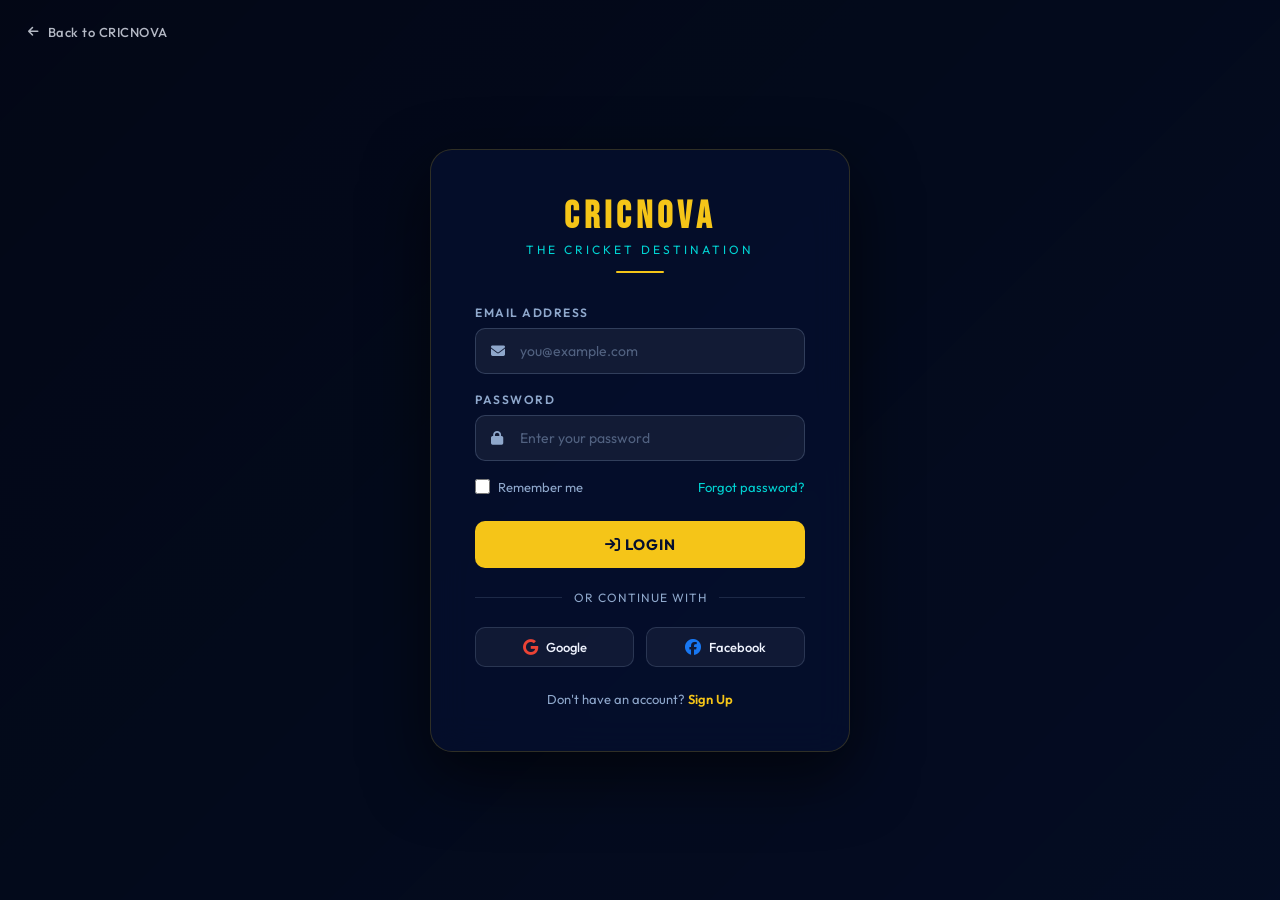
<file: login.html>
<!DOCTYPE html>
<html lang="en">
<head>
  <meta charset="UTF-8">
  <meta name="viewport" content="width=device-width, initial-scale=1.0">
  <title>CricNova | Login | Learn.Experience.Cricket🏏</title>
  <link href="https://fonts.googleapis.com/css2?family=Bebas+Neue&family=Outfit:wght@300;400;500;600;700&display=swap" rel="stylesheet">
  <link rel="stylesheet" href="https://cdnjs.cloudflare.com/ajax/libs/font-awesome/6.5.0/css/all.min.css">
  <link rel="icon" href="icon.png" type="image/png">
  <style>
    :root {
      --navy:     #050f2e;
      --navy-mid: #0a1f4e;
      --gold:     #f5c518;
      --gold-dim: #c9a014;
      --cyan:     #00d4d4;
      --white:    #f0f4ff;
      --muted:    #8fa8cc;
    }

    *{ box-sizing: border-box; margin: 0; padding: 0; }

    body {
      font-family: 'Outfit', sans-serif;
      min-height: 100vh;
      display: flex;
      align-items: center;
      justify-content: center;
      background:  #050f2e;
      position: relative;
      overflow: hidden;
    }


    .bg {
      position: fixed;
      inset: 0;
      background-image: url('https://images.unsplash.com/photo-1540747913346-19e32dc3e97e?w=1600&q=80');
      background-size: cover;
      background-position: center;
      filter: brightness(35%) saturate(80%);
      z-index: 0;
    }


    .bg::after {
      content: '';
      position: absolute;
      inset: 0;
      background: linear-gradient(135deg, rgba(5,15,46,0.75) 0%, rgba(10,31,78,0.5) 100%);
    }

    
    .login-card {
      position: relative;
      z-index: 1;
      width: 420px;
      background: rgba(5, 15, 46, 0.82);
      backdrop-filter: blur(18px);
      border: 1px solid rgba(245, 197, 24, 0.18);
      border-radius: 22px;
      padding: 48px 44px 44px;
      box-shadow: 0 24px 64px rgba(0,0,0,0.6);
    }

    
    .brand {
      text-align: center;
      margin-bottom: 32px;
    }

    .brand h1 {
      font-family: 'Bebas Neue', sans-serif;
      font-size: 38px;
      letter-spacing: 5px;
      color: var(--gold);
      line-height: 1;
    }

    .brand p {
      font-size: 12px;
      letter-spacing: 3px;
      color: var(--cyan);
      margin-top: 6px;
      text-transform: uppercase;
    }

    .divider {
      width: 48px;
      height: 2px;
      background: var(--gold);
      margin: 14px auto 0;
      border-radius: 2px;
    }
   
    .login-card h2 {
      font-family: 'Bebas Neue', sans-serif;
      font-size: 26px;
      letter-spacing: 2px;
      color: var(--white);
      margin-bottom: 24px;
    }

    .form-group {
      margin-bottom: 18px;
    }

    .form-group label {
      display: block;
      font-size: 12px;
      font-weight: 600;
      letter-spacing: 1.5px;
      text-transform: uppercase;
      color: var(--muted);
      margin-bottom: 8px;
    }

    .input-wrap {
      position: relative;
    }

    .input-wrap i {
      position: absolute;
      left: 16px;
      top: 50%;
      transform: translateY(-50%);
      color: var(--muted);
      font-size: 14px;
      pointer-events: none;
      transition: color 0.25s;
    }

    .input-wrap input {
      width: 100%;
      padding: 13px 16px 13px 44px;
      background: rgba(255,255,255,0.06);
      border: 1px solid rgba(143, 168, 204, 0.25);
      border-radius: 10px;
      color: var(--white);
      font-family: 'Outfit', sans-serif;
      font-size: 14px;
      outline: none;
      transition: border-color 0.25s, background 0.25s;
    }

    .input-wrap input::placeholder { color: rgba(143,168,204,0.5); }

    .input-wrap input:focus {
      border-color: var(--gold);
      background: rgba(245, 197, 24, 0.05);
    }

    .input-wrap input:focus + i,
    .input-wrap:focus-within i {
      color: var(--gold);
    }

    .input-wrap i { z-index: 1; }

    .form-row {
      display: flex;
      align-items: center;
      justify-content: space-between;
      margin-bottom: 26px;
      margin-top: 4px;
    }

    .remember {
      display: flex;
      align-items: center;
      gap: 8px;
      cursor: pointer;
    }

    .remember input[type="checkbox"] {
      accent-color: var(--gold);
      width: 15px;
      height: 15px;
      cursor: pointer;
    }

    .remember span {
      font-size: 13px;
      color: var(--muted);
    }

    .forgot {
      font-size: 13px;
      color: var(--cyan);
      text-decoration: none;
      transition: color 0.2s;
    }

    .forgot:hover { color: var(--gold); }

    .btn-login {
      width: 100%;
      padding: 14px;
      background: var(--gold);
      color:  #050f2e;
      font-family: 'Outfit', sans-serif;
      font-size: 15px;
      font-weight: 700;
      letter-spacing: 1px;
      border: none;
      border-radius: 10px;
      cursor: pointer;
      transition: background 0.25s, box-shadow 0.25s, transform 0.15s;
    }

    .btn-login:hover {
      background: var(--gold-dim);
      box-shadow: 0 0 20px rgba(245, 197, 24, 0.35);
      transform: translateY(-1px);
    }

    .btn-login:active { transform: translateY(0); }

    .separator {
      display: flex;
      align-items: center;
      gap: 12px;
      margin: 22px 0;
    }

    .separator hr {
      flex: 1;
      border: none;
      border-top: 1px solid rgba(143,168,204,0.18);
    }

    .separator span {
      font-size: 12px;
      color: var(--muted);
      letter-spacing: 1px;
    }

    .social-login {
      display: flex;
      gap: 12px;
    }

    .btn-social {
      flex: 1;
      display: flex;
      align-items: center;
      justify-content: center;
      gap: 8px;
      padding: 11px;
      background: rgba(255,255,255,0.05);
      border: 1px solid rgba(143,168,204,0.2);
      border-radius: 10px;
      color: var(--white);
      font-family: 'Outfit', sans-serif;
      font-size: 13px;
      font-weight: 500;
      cursor: pointer;
      text-decoration: none;
      transition: background 0.25s, border-color 0.25s;
    }

    .btn-social:hover {
      background: rgba(255,255,255,0.1);
      border-color: rgba(245,197,24,0.3);
    }

    .btn-social i { font-size: 16px; }
    .btn-social .fa-google { color: #ea4335; }
    .btn-social .fa-facebook { color: #1877f2; }

    .signup-link {
      text-align: center;
      margin-top: 24px;
      font-size: 13px;
      color: var(--muted);
    }

    .signup-link a {
      color: var(--gold);
      text-decoration: none;
      font-weight: 600;
      transition: color 0.2s;
    }

    .signup-link a:hover { color: var(--gold-dim); }

    .back-link {
      position: fixed;
      top: 24px;
      left: 28px;
      z-index: 10;
      display: flex;
      align-items: center;
      gap: 8px;
      text-decoration: none;
      color: var(--white);
      font-size: 13px;
      font-weight: 500;
      letter-spacing: 0.5px;
      opacity: 0.75;
      transition: opacity 0.2s, color 0.2s;
    }

    .back-link:hover { opacity: 1; color: var(--gold); }
    .back-link i { font-size: 12px; }
  </style>
</head>
<body>

  <div class="bg"></div>

  <a href="index.html" class="back-link">
    <i class="fas fa-arrow-left"></i> Back to CRICNOVA
  </a>

  <div class="login-card">

    <div class="brand">
      <h1>CRICNOVA</h1>
      <p>The Cricket Destination</p>
      <div class="divider"></div>
    </div>
    <div class="form-group">
      <label>Email Address</label>
      <div class="input-wrap">
        <i class="fas fa-envelope"></i>
        <input type="email" placeholder="you@example.com">
      </div>
    </div>

    <div class="form-group">
      <label>Password</label>
      <div class="input-wrap">
        <i class="fas fa-lock"></i>
        <input type="password" placeholder="Enter your password">
      </div>
    </div>

    <div class="form-row">
      <label class="remember">
        <input type="checkbox">
        <span>Remember me</span>
      </label>
      <a href="#" class="forgot">Forgot password?</a>
    </div>
    <button class="btn-login"><i class="fa-solid fa-arrow-right-to-bracket"></i>  LOGIN</button>
    <div class="separator">
      <hr><span>OR CONTINUE WITH</span><hr>
    </div>
    <div class="social-login">
      <a href="https://accounts.google.com/v3/signin/identifier?dsh=S1812573153%3A1655944654029516&flowEntry=ServiceLogin&flowName=WebLiteSignIn&ifkv=AX3vH39E0iYVTmn-NoMNM_C35EPrno8LWsRx2Qhr0HApkVLZ-Zc_Vql8ouaSQOiXzEmthrpOPAV5" target="_blank" class="btn-social">
        <i class="fab fa-google"></i> Google
      </a>
      <a href="https://www.facebook.com/" target="_blank" class="btn-social">
        <i class="fab fa-facebook"></i> Facebook
      </a>
    </div>
    <div class="signup-link">
      Don't have an account? <a href="#">Sign Up</a>
    </div>
  </div>

<script>
  const emailInput = document.querySelector('input[type="email"]');
  const passwordInput = document.querySelector('input[type="password"]');
  const loginBtn = document.querySelector('.btn-login');

  const emailErr = document.createElement('p');
  emailErr.style.cssText = 'color:#ff4d4d;font-size:12px;margin-top:6px;padding-left:4px;display:none;';
  emailInput.closest('.input-wrap').after(emailErr);

  const passErr = document.createElement('p');
  passErr.style.cssText = 'color:#ff4d4d;font-size:12px;margin-top:6px;padding-left:4px;display:none;';
  passwordInput.closest('.input-wrap').after(passErr);

  function showError(el, msg) {
    el.textContent = msg;
    el.style.display = 'block';
  }

  function clearError(el) {
    el.textContent = '';
    el.style.display = 'none';
  }
  emailInput.addEventListener('input', () => clearError(emailErr));
  passwordInput.addEventListener('input', () => clearError(passErr));

  loginBtn.addEventListener('click', () => {
    let valid = true;

    const email = emailInput.value.trim();
    const password = passwordInput.value.trim();

    if (email === '') {
      showError(emailErr, 'Email address is required.');
      valid = false;
    } else if (!/^[^\s@]+@[^\s@]+\.[^\s@]+$/.test(email)) {
      showError(emailErr, 'Please enter a valid email address.');
      valid = false;
    } else {
      clearError(emailErr);
    }

    if (password === '') {
      showError(passErr, 'Password is required.');
      valid = false;
    } else if (password.length < 6) {
      showError(passErr, 'Password must be at least 6 characters.');
      valid = false;
    } else {
      clearError(passErr);
    }

    if (valid) {
      loginBtn.textContent = '✓ LOGGED IN';
      loginBtn.style.background = '#00c48c';
      loginBtn.style.color = '#fff';
    }
  });
</script>
</body>
</html>
</file>
